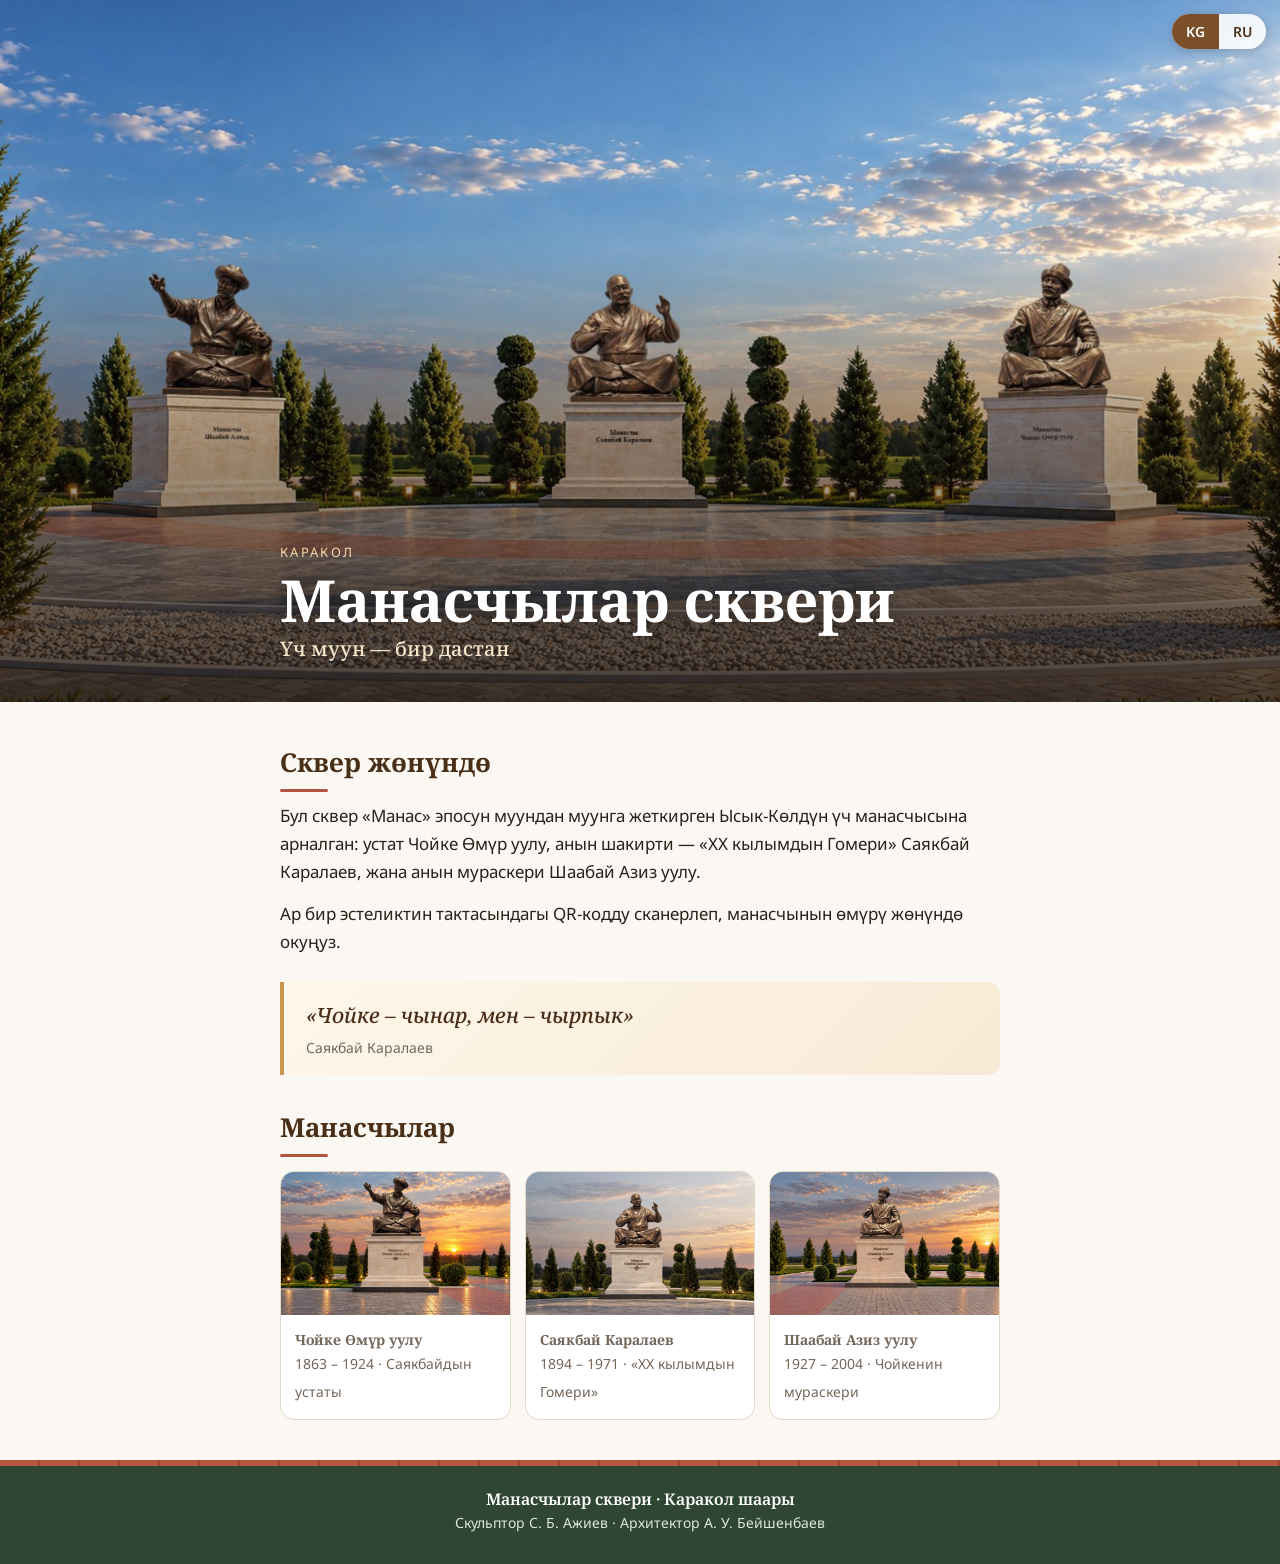
<file: index.html>
<!doctype html>
<html lang="ky" data-lang="ky">
<head>
<meta charset="utf-8">
<meta name="viewport" content="width=device-width, initial-scale=1">
<title>Манасчылар сквери — Каракол</title>
<meta name="title-ky" content="Манасчылар сквери — Каракол">
<meta name="title-ru" content="Сквер манасчы — Каракол">
<meta name="description" content="Сквер манасчы в Караколе: Саякбай Каралаев, Чойке Омур уулу, Шаабай Азиз уулу.">
<meta name="theme-color" content="#4a2f18">
<link rel="icon" href="img/icon.svg" type="image/svg+xml">
<link rel="preconnect" href="https://fonts.googleapis.com"><link rel="preconnect" href="https://fonts.gstatic.com" crossorigin><link href="https://fonts.googleapis.com/css2?family=Noto+Sans:wght@400;500;600&family=Noto+Serif:ital,wght@0,500;0,600;0,700;1,500&display=swap" rel="stylesheet">
<link rel="stylesheet" href="style.css">
<script src="lang.js"></script>
</head>
<body>
<div class="lang" role="group" aria-label="Тил / Язык">
  <button type="button" data-lang="ky" aria-pressed="true">KG</button>
  <button type="button" data-lang="ru" aria-pressed="false">RU</button>
</div>

<header class="hero">
  <img src="img/square.jpg" alt="Манасчылар сквери">
  <div class="hero-inner">
    <div class="kicker"><span lang="ky">Каракол</span><span lang="ru">Каракол</span></div>
    <h1><span lang="ky">Манасчылар сквери</span><span lang="ru">Сквер манасчы</span></h1>
    <div class="years"><span lang="ky">Үч муун — бир дастан</span><span lang="ru">Три поколения — один эпос</span></div>
  </div>
</header>
<main>
  <h2><span lang="ky">Сквер жөнүндө</span><span lang="ru">О сквере</span></h2>
  <p lang="ky">Бул сквер «Манас» эпосун муундан муунга жеткирген Ысык-Көлдүн үч манасчысына арналган: устат Чойке Өмүр уулу, анын шакирти — «ХХ кылымдын Гомери» Саякбай Каралаев, жана анын мураскери Шаабай Азиз уулу.</p><p lang="ky">Ар бир эстеликтин тактасындагы QR-кодду сканерлеп, манасчынын өмүрү жөнүндө окуңуз.</p><p lang="ru">Сквер посвящён трём манасчы с Иссык-Куля, которые передавали эпос «Манас» из поколения в поколение: учителю Чойке Омур уулу, его ученику — «Гомеру ХХ века» Саякбаю Каралаеву, и его наследнику — Шаабаю Азиз уулу.</p><p lang="ru">Отсканируйте QR-код на табличке у памятника, чтобы прочитать о жизни манасчы.</p>
  <blockquote><span lang="ky">«Чойке – чынар, мен – чырпык»</span><span lang="ru">«Чойке — чинара, я — побег»</span><cite><span lang="ky">Саякбай Каралаев</span><span lang="ru">Саякбай Каралаев</span></cite></blockquote>
  <h2><span lang="ky">Манасчылар</span><span lang="ru">Манасчы</span></h2>
  <div class="others"><a class="card" href="choyuke/">
      <img src="img/choyuke.jpg" alt="Чойке Өмүр уулу" loading="lazy">
      <div><b><span lang="ky">Чойке Өмүр уулу</span><span lang="ru">Чойке Омур уулу</span></b><span><span lang="ky">1863 – 1924</span><span lang="ru">1863 – 1924</span> · <span lang="ky">Саякбайдын устаты</span><span lang="ru">Учитель Саякбая</span></span></div>
    </a>
    <a class="card" href="sayakbay/">
      <img src="img/sayakbay.jpg" alt="Саякбай Каралаев" loading="lazy">
      <div><b><span lang="ky">Саякбай Каралаев</span><span lang="ru">Саякбай Каралаев</span></b><span><span lang="ky">1894 – 1971</span><span lang="ru">1894 – 1971</span> · <span lang="ky">«ХХ кылымдын Гомери»</span><span lang="ru">«Гомер ХХ века»</span></span></div>
    </a>
    <a class="card" href="shaabai/">
      <img src="img/shaabai.jpg" alt="Шаабай Азиз уулу" loading="lazy">
      <div><b><span lang="ky">Шаабай Азиз уулу</span><span lang="ru">Шаабай Азиз уулу</span></b><span><span lang="ky">1927 – 2004</span><span lang="ru">1927 – 2004</span> · <span lang="ky">Чойкенин мураскери</span><span lang="ru">Наследник Чойке</span></span></div>
    </a></div>
</main>
<footer>
  <div class="brick"></div>
  <b><span lang="ky">Манасчылар сквери · Каракол шаары</span><span lang="ru">Сквер манасчы · город Каракол</span></b><br>
  <span lang="ky">Скульптор С. Б. Ажиев · Архитектор А. У. Бейшенбаев</span><span lang="ru">Скульптор С. Б. Ажиев · Архитектор А. У. Бейшенбаев</span>
</footer>
</body>
</html>
</file>
<file: style.css>
/* Манасчылар сквери — цвета с рендеров проекта: бронза фигур, белый мрамор
   постамента, закатное небо, красная брусчатка, тёмная зелень кипарисов. */
:root {
  --bronze: #7a4f2a;
  --bronze-deep: #4a2f18;
  --gold: #c8964f;
  --marble: #f6f2ea;
  --marble-line: #e2d9c8;
  --brick: #b4553f;
  --cypress: #2f4632;
  --ink: #2a211a;
  --muted: #74675a;
  --sky-1: #f3b46a;
  --sky-2: #e9876a;
  --sky-3: #6f6a8f;
  --paper: #fbf8f3;
}
* { box-sizing: border-box; }
html { -webkit-text-size-adjust: 100%; }
body {
  margin: 0;
  background: var(--paper);
  color: var(--ink);
  font: 17px/1.65 "Noto Sans", system-ui, sans-serif;
}
img { display: block; max-width: 100%; }
a { color: var(--bronze); }

/* Язык: текст на обоих языках лежит в разметке, видим один */
html[data-lang="ky"] [lang="ru"], html[data-lang="ru"] [lang="ky"] { display: none !important; }

/* ── Шапка с рендером ───────────────────────────────────────────────────── */
.hero {
  position: relative;
  min-height: min(78vh, 720px);
  display: flex;
  align-items: flex-end;
  color: #fff;
  overflow: hidden;
  background: linear-gradient(180deg, var(--sky-3), var(--sky-2) 55%, var(--sky-1));
}
.hero img {
  position: absolute; inset: 0;
  width: 100%; height: 100%;
  object-fit: cover; object-position: center 30%;
}
.hero::after {
  content: ""; position: absolute; inset: 0;
  background: linear-gradient(180deg, rgba(20,12,6,0) 35%, rgba(20,12,6,.78) 100%);
}
.hero-inner {
  position: relative; z-index: 1;
  width: 100%; max-width: 760px; margin: 0 auto;
  padding: 0 20px 40px;
}
.kicker {
  font-size: 13px; letter-spacing: .18em; text-transform: uppercase;
  color: #f4d9ae;
}
.hero h1 {
  margin: 6px 0 4px;
  font: 700 clamp(34px, 8vw, 58px)/1.08 "Noto Serif", Georgia, serif;
  text-shadow: 0 2px 18px rgba(0,0,0,.35);
}
.years { font: 500 20px/1.3 "Noto Serif", Georgia, serif; color: #f6e6cc; }

/* ── Переключатель языка ────────────────────────────────────────────────── */
.lang {
  position: fixed; top: 14px; right: 14px; z-index: 10;
  display: flex; border-radius: 999px; overflow: hidden;
  background: rgba(255,255,255,.88); box-shadow: 0 2px 10px rgba(0,0,0,.18);
}
.lang button {
  border: 0; background: none; padding: 8px 14px; cursor: pointer;
  font: 600 14px "Noto Sans", sans-serif; color: var(--bronze-deep);
}
.lang button[aria-pressed="true"] { background: var(--bronze); color: #fff; }

/* ── Текст ──────────────────────────────────────────────────────────────── */
main { max-width: 760px; margin: 0 auto; padding: 8px 20px 40px; }
.facts {
  margin: -28px 0 28px; position: relative; z-index: 2;
  background: var(--marble); border: 1px solid var(--marble-line);
  border-radius: 14px; padding: 18px 20px;
  box-shadow: 0 10px 30px rgba(74,47,24,.12);
  display: grid; grid-template-columns: repeat(auto-fit, minmax(150px, 1fr)); gap: 14px 20px;
}
.fact .k { font-size: 12px; letter-spacing: .08em; text-transform: uppercase; color: var(--muted); }
.fact .v { font: 600 17px/1.35 "Noto Serif", Georgia, serif; color: var(--bronze-deep); }
h2 {
  margin: 36px 0 10px;
  font: 700 26px/1.25 "Noto Serif", Georgia, serif; color: var(--bronze-deep);
}
h2::after {
  content: ""; display: block; width: 48px; height: 3px; margin-top: 10px;
  background: var(--brick); border-radius: 2px;
}
p { margin: 0 0 14px; }
blockquote {
  margin: 26px 0; padding: 18px 22px;
  background: linear-gradient(135deg, #fff7ea, #f7ead6);
  border-left: 4px solid var(--gold); border-radius: 0 12px 12px 0;
  font: italic 500 21px/1.45 "Noto Serif", Georgia, serif; color: var(--bronze-deep);
}
blockquote cite { display: block; margin-top: 8px; font: normal 14px "Noto Sans", sans-serif; color: var(--muted); }
.timeline { list-style: none; margin: 0; padding: 0 0 0 18px; border-left: 2px solid var(--marble-line); }
.timeline li { position: relative; margin: 0 0 14px; padding-left: 14px; }
.timeline li::before {
  content: ""; position: absolute; left: -25px; top: 8px;
  width: 12px; height: 12px; border-radius: 50%;
  background: var(--gold); box-shadow: 0 0 0 3px var(--paper);
}
.timeline b { color: var(--bronze); font-family: "Noto Serif", Georgia, serif; }

/* ── Другие манасчы ─────────────────────────────────────────────────────── */
.others { display: grid; grid-template-columns: repeat(auto-fit, minmax(200px, 1fr)); gap: 14px; margin-top: 14px; }
.card {
  display: block; text-decoration: none; color: inherit;
  background: #fff; border: 1px solid var(--marble-line); border-radius: 14px; overflow: hidden;
  transition: transform .15s ease, box-shadow .15s ease;
}
.card:hover { transform: translateY(-2px); box-shadow: 0 10px 24px rgba(74,47,24,.14); }
.card img { aspect-ratio: 16 / 10; object-fit: cover; width: 100%; }
.card div { padding: 12px 14px 14px; }
.card b { display: block; font: 700 18px/1.25 "Noto Serif", Georgia, serif; color: var(--bronze-deep); }
.card span { font-size: 14px; color: var(--muted); }

/* ── Подвал ─────────────────────────────────────────────────────────────── */
footer {
  background: var(--cypress); color: #dfe7da;
  padding: 26px 20px 30px; text-align: center; font-size: 14px;
}
footer b { color: #fff; font: 600 16px "Noto Serif", Georgia, serif; }
footer .brick { height: 6px; background: repeating-linear-gradient(90deg, var(--brick) 0 38px, #9c4433 38px 40px); margin: -26px -20px 22px; }
.src { font-size: 13px; color: var(--muted); margin-top: 30px; }
.src a { color: var(--muted); }

/* ── Фото и видео ───────────────────────────────────────────────────────── */
figure { margin: 0; }
figcaption { margin-top: 8px; font-size: 14px; line-height: 1.45; color: var(--muted); }
.gallery { display: grid; gap: 18px; }
.gallery img { width: 100%; border-radius: 12px; filter: sepia(.18); box-shadow: 0 6px 20px rgba(42,33,26,.15); }
.credit { margin-top: 8px; font-size: 12px; color: var(--muted); }
.videos { display: grid; gap: 22px; }
.yt, .videos iframe {
  position: relative; display: block; width: 100%; aspect-ratio: 16 / 9;
  border: 0; padding: 0; border-radius: 12px; overflow: hidden; background: #111; cursor: pointer;
}
.yt img { width: 100%; height: 100%; object-fit: cover; opacity: .88; transition: opacity .15s; }
.yt:hover img { opacity: 1; }
.yt .play {
  position: absolute; left: 50%; top: 50%; width: 68px; height: 48px; margin: -24px 0 0 -34px;
  border-radius: 12px; background: var(--brick); box-shadow: 0 4px 16px rgba(0,0,0,.35);
}
.yt .play::after {
  content: ""; position: absolute; left: 27px; top: 14px;
  border-style: solid; border-width: 10px 0 10px 17px; border-color: transparent transparent transparent #fff;
}
/* Портреты (вертикальные) — по два в ряд на широком экране */
@media (min-width: 620px) { .gallery { grid-template-columns: 1fr 1fr; align-items: start; } }
</file>
